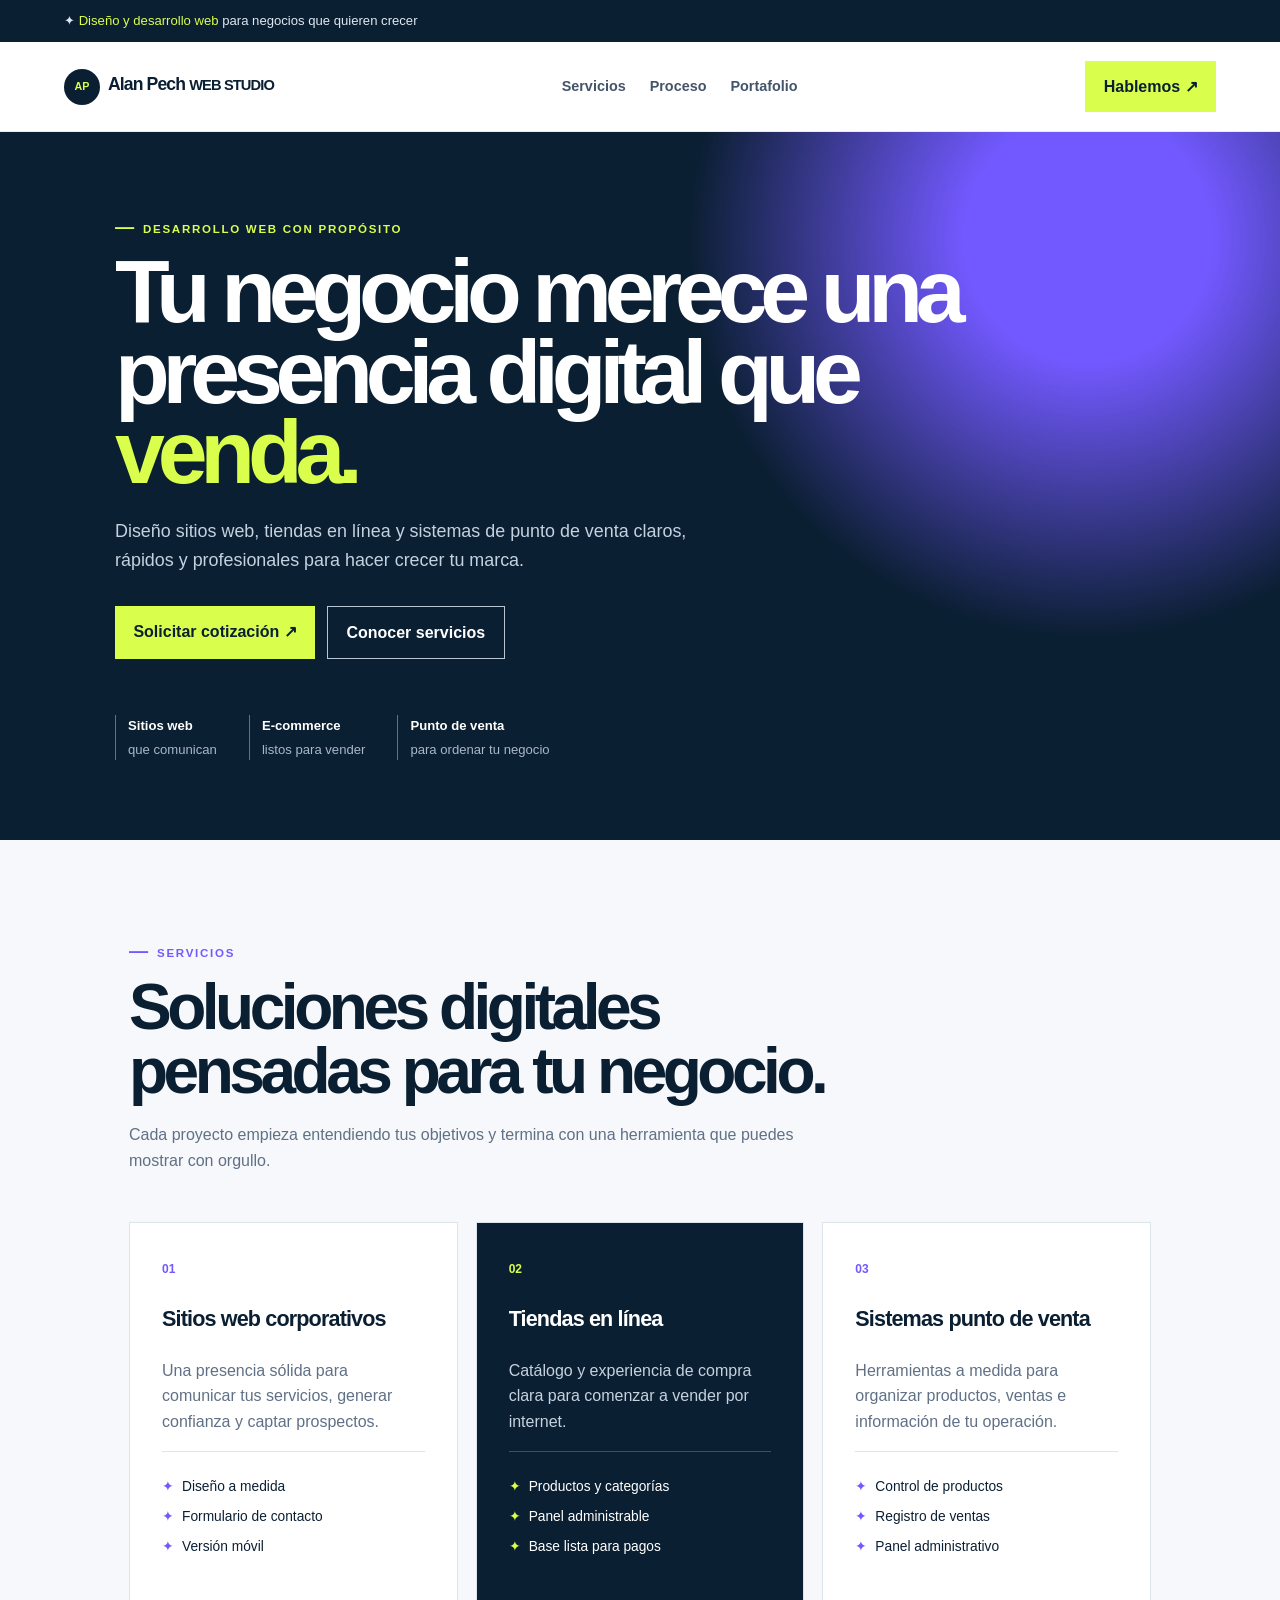
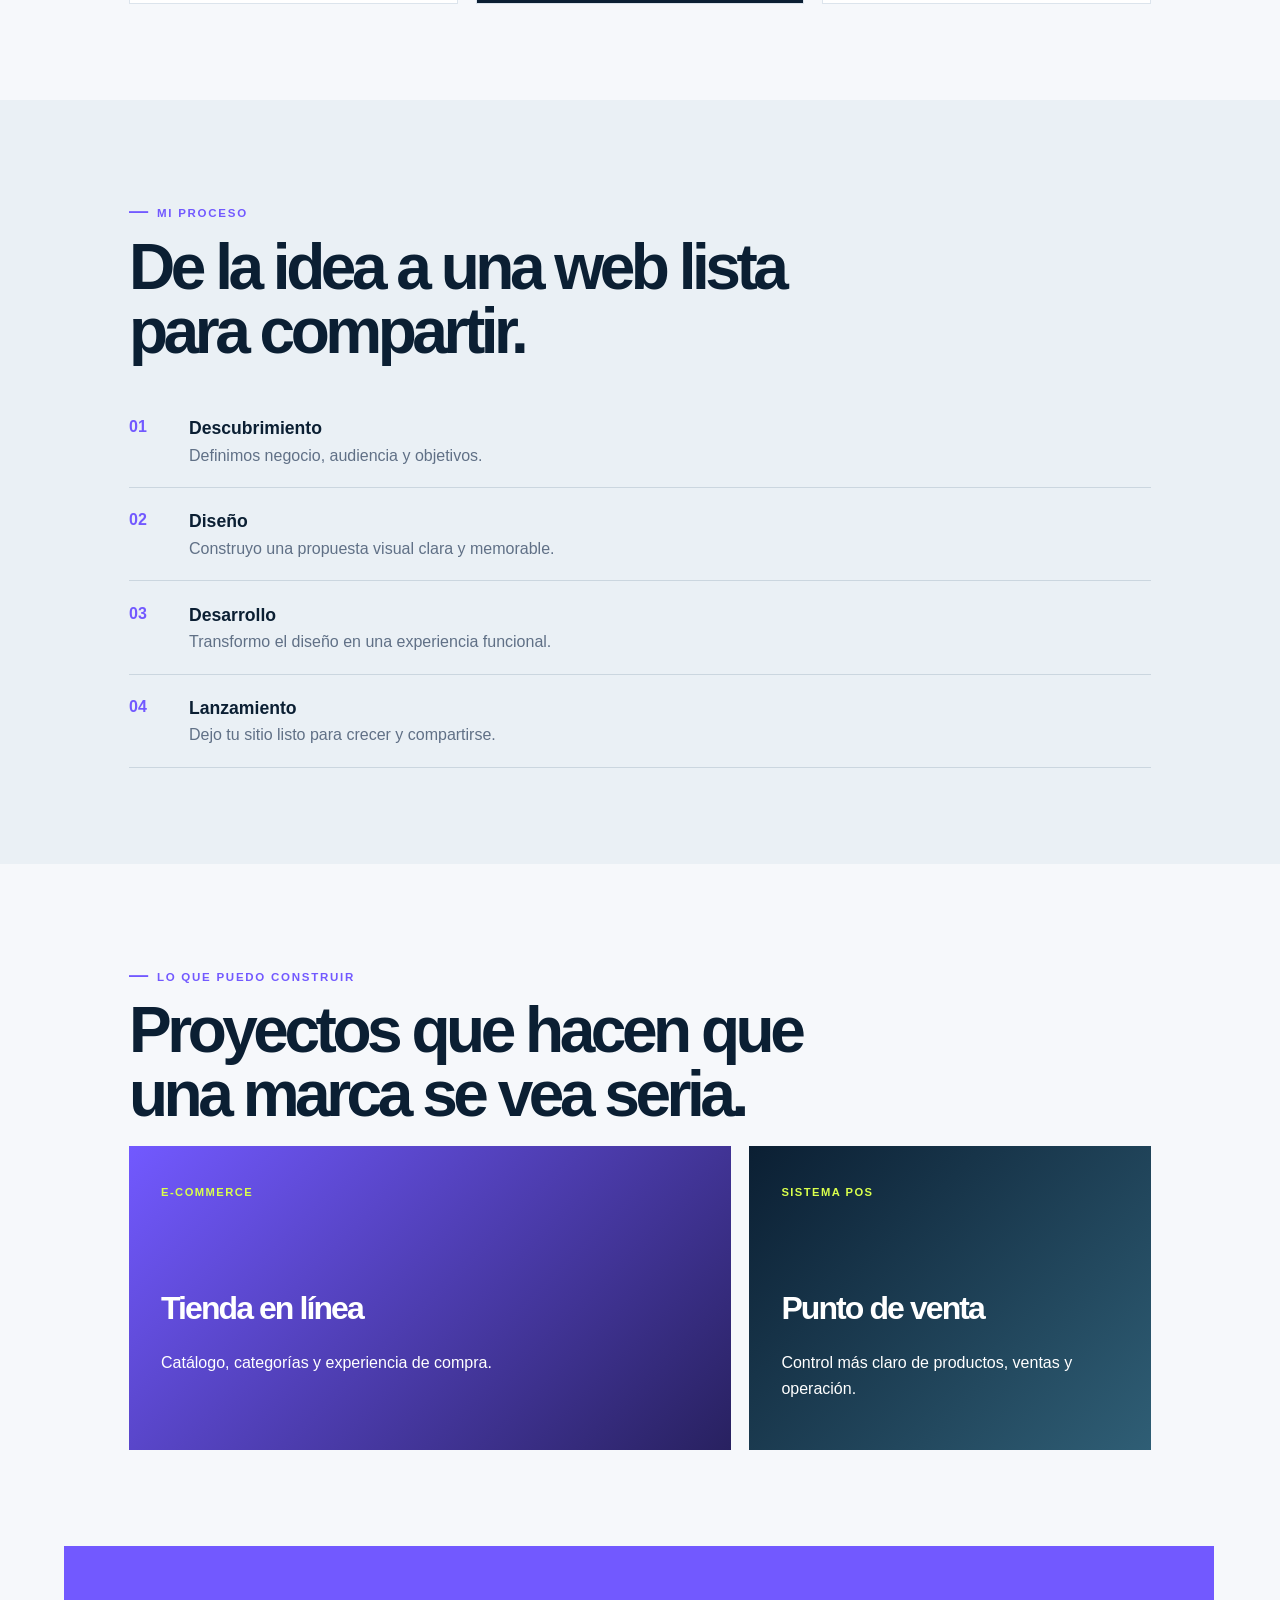
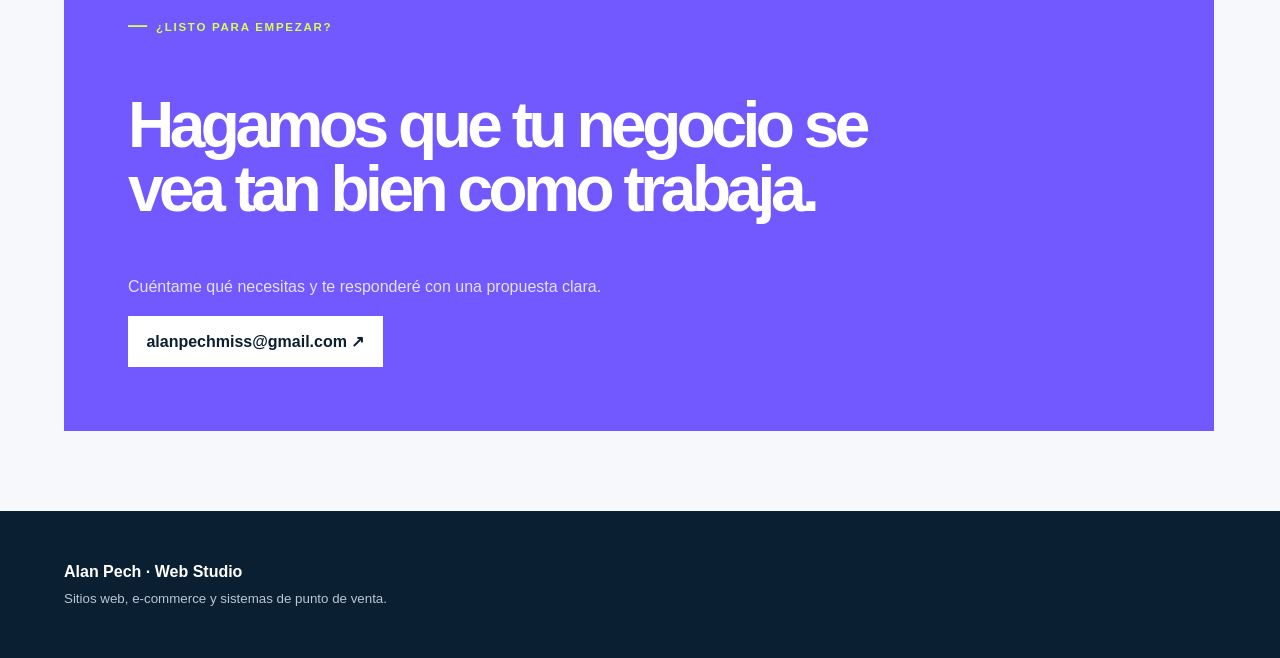
<file: index.html>
<!doctype html>
<html lang="es">
<head>
  <meta charset="utf-8">
  <meta name="viewport" content="width=device-width, initial-scale=1">
  <meta name="description" content="Alan Pech crea sitios web, e-commerce y sistemas de punto de venta para negocios que quieren crecer.">
  <title>Alan Pech | Web Studio</title>
  <style>
    :root{--ink:#0b1f33;--violet:#7259ff;--lime:#d9ff4c;--paper:#f6f8fb;--muted:#607086}*{box-sizing:border-box}html{scroll-behavior:smooth}body{margin:0;background:var(--paper);color:var(--ink);font:16px/1.6 Arial,sans-serif}a{text-decoration:none;color:inherit}.bar{padding:.65rem 5%;background:var(--ink);color:#dfe8f1;font-size:.82rem}.bar span{color:var(--lime)}nav{display:flex;align-items:center;justify-content:space-between;padding:1.2rem 5%;background:#fff;position:sticky;top:0;z-index:4;border-bottom:1px solid #e8edf2}.brand{font-size:1.1rem;font-weight:800;letter-spacing:-.05em}.brand b{display:inline-grid;place-items:center;background:var(--ink);color:var(--lime);width:36px;height:36px;border-radius:50%;font-size:.67rem;letter-spacing:0;margin-right:8px}.navlinks{display:flex;gap:1.5rem;color:#44556a;font-weight:700;font-size:.9rem}.button{display:inline-block;padding:.8rem 1.15rem;background:var(--lime);color:var(--ink);font-weight:800}.hero{min-height:71vh;display:grid;place-items:center;background:radial-gradient(circle at 85% 15%,#7259ff 0 10%,transparent 32%),var(--ink);color:white;padding:5rem 5%;overflow:hidden}.hero-inner{max-width:1050px;width:100%}.eyebrow{color:var(--lime);font-size:.72rem;letter-spacing:.15em;text-transform:uppercase;font-weight:800}.eyebrow:before{content:'— ';font-size:1.2rem}.hero h1{font-size:clamp(3rem,7vw,6.7rem);letter-spacing:-.08em;line-height:.9;max-width:850px;margin:.5rem 0 1.5rem}.hero h1 em{font-style:normal;color:var(--lime)}.hero p{max-width:580px;color:#c4d2df;font-size:1.12rem}.hero-actions{display:flex;gap:12px;flex-wrap:wrap;margin-top:2rem}.hero-actions .button:last-child{background:transparent;border:1px solid #b8c5d2;color:white}.trust{display:flex;gap:2rem;margin-top:3.5rem;font-size:.82rem}.trust div{border-left:1px solid #617284;padding-left:12px}.trust b,.trust span{display:block}.trust span{color:#a9b8c6;margin-top:3px}.section{max-width:1150px;margin:auto;padding:6rem 5%}.heading{max-width:700px}.heading h2{font-size:clamp(2.3rem,5vw,4.3rem);line-height:1;letter-spacing:-.07em;margin:.5rem 0 1.2rem}.muted{color:var(--muted)}.cards{display:grid;grid-template-columns:repeat(3,1fr);gap:18px;margin-top:3rem}.card{background:white;border:1px solid #dce4ec;padding:2rem;min-height:300px}.card.featured{background:var(--ink);color:white}.number{color:var(--violet);font-size:.75rem;font-weight:800}.featured .number{color:var(--lime)}.card h3{font-size:1.35rem;letter-spacing:-.04em}.card p{color:var(--muted)}.featured p{color:#c6d2df}.card ul{list-style:none;padding:1rem 0 0;border-top:1px solid #dce4ec;font-size:.86rem}.featured ul{border-color:#3b5168}.card li{margin:.5rem 0}.card li:before{content:'✦';color:var(--violet);padding-right:8px}.featured li:before{color:var(--lime)}.process{background:#eaf0f5}.steps{counter-reset:step;list-style:none;padding:0;margin:2rem 0 0}.steps li{padding:1.2rem 0;border-bottom:1px solid #cbd6df;display:grid;grid-template-columns:60px 1fr}.steps li:before{counter-increment:step;content:'0' counter(step);color:var(--violet);font-weight:800}.steps b{font-size:1.1rem}.showcase{display:grid;grid-template-columns:1.2fr .8fr;gap:18px}.project{min-height:260px;padding:2rem;color:white;background:linear-gradient(135deg,#7259ff,#282160)}.project:last-child{background:linear-gradient(135deg,#0b1f33,#2f5e75)}.project span{color:var(--lime);font-size:.7rem;font-weight:800;letter-spacing:.13em}.project h3{font-size:2rem;letter-spacing:-.06em;margin:5rem 0 .5rem}.cta{margin:0 5% 5rem;padding:4rem;max-width:1150px;background:var(--violet);color:white}.cta h2{font-size:clamp(2.3rem,5vw,4rem);line-height:1;letter-spacing:-.07em;max-width:750px}.cta p{color:#e5e0ff}.cta .button{background:white}.footer{padding:3rem 5%;background:var(--ink);color:#b8c6d3}.footer b{color:white}@media(max-width:700px){.navlinks{display:none}.cards,.showcase{grid-template-columns:1fr}.hero{padding-top:4rem}.trust{flex-direction:column;gap:10px}.cta{margin:0;padding:3rem 5%}}
  </style>
</head>
<body>
  <div class="bar">✦ <span>Diseño y desarrollo web</span> para negocios que quieren crecer</div>
  <nav><a class="brand" href="#inicio"><b>AP</b>Alan Pech <small>WEB STUDIO</small></a><div class="navlinks"><a href="#servicios">Servicios</a><a href="#proceso">Proceso</a><a href="#portafolio">Portafolio</a></div><a class="button" href="mailto:alanpechmiss@gmail.com?subject=Cotizaci%C3%B3n%20web">Hablemos ↗</a></nav>
  <main>
    <section class="hero" id="inicio"><div class="hero-inner"><div class="eyebrow">Desarrollo web con propósito</div><h1>Tu negocio merece una presencia digital que <em>venda.</em></h1><p>Diseño sitios web, tiendas en línea y sistemas de punto de venta claros, rápidos y profesionales para hacer crecer tu marca.</p><div class="hero-actions"><a class="button" href="mailto:alanpechmiss@gmail.com?subject=Cotizaci%C3%B3n%20web">Solicitar cotización ↗</a><a class="button" href="#servicios">Conocer servicios</a></div><div class="trust"><div><b>Sitios web</b><span>que comunican</span></div><div><b>E-commerce</b><span>listos para vender</span></div><div><b>Punto de venta</b><span>para ordenar tu negocio</span></div></div></div></section>
    <section class="section" id="servicios"><div class="heading"><div class="eyebrow" style="color:#7259ff">Servicios</div><h2>Soluciones digitales pensadas para tu negocio.</h2><p class="muted">Cada proyecto empieza entendiendo tus objetivos y termina con una herramienta que puedes mostrar con orgullo.</p></div><div class="cards"><article class="card"><span class="number">01</span><h3>Sitios web corporativos</h3><p>Una presencia sólida para comunicar tus servicios, generar confianza y captar prospectos.</p><ul><li>Diseño a medida</li><li>Formulario de contacto</li><li>Versión móvil</li></ul></article><article class="card featured"><span class="number">02</span><h3>Tiendas en línea</h3><p>Catálogo y experiencia de compra clara para comenzar a vender por internet.</p><ul><li>Productos y categorías</li><li>Panel administrable</li><li>Base lista para pagos</li></ul></article><article class="card"><span class="number">03</span><h3>Sistemas punto de venta</h3><p>Herramientas a medida para organizar productos, ventas e información de tu operación.</p><ul><li>Control de productos</li><li>Registro de ventas</li><li>Panel administrativo</li></ul></article></div></section>
    <section class="process"><div class="section" id="proceso"><div class="heading"><div class="eyebrow" style="color:#7259ff">Mi proceso</div><h2>De la idea a una web lista para compartir.</h2></div><ol class="steps"><li><div><b>Descubrimiento</b><br><span class="muted">Definimos negocio, audiencia y objetivos.</span></div></li><li><div><b>Diseño</b><br><span class="muted">Construyo una propuesta visual clara y memorable.</span></div></li><li><div><b>Desarrollo</b><br><span class="muted">Transformo el diseño en una experiencia funcional.</span></div></li><li><div><b>Lanzamiento</b><br><span class="muted">Dejo tu sitio listo para crecer y compartirse.</span></div></li></ol></div></section>
    <section class="section" id="portafolio"><div class="heading"><div class="eyebrow" style="color:#7259ff">Lo que puedo construir</div><h2>Proyectos que hacen que una marca se vea seria.</h2></div><div class="showcase"><article class="project"><span>E-COMMERCE</span><h3>Tienda en línea</h3><p>Catálogo, categorías y experiencia de compra.</p></article><article class="project"><span>SISTEMA POS</span><h3>Punto de venta</h3><p>Control más claro de productos, ventas y operación.</p></article></div></section>
    <section class="cta"><div class="eyebrow">¿Listo para empezar?</div><h2>Hagamos que tu negocio se vea tan bien como trabaja.</h2><p>Cuéntame qué necesitas y te responderé con una propuesta clara.</p><a class="button" href="mailto:alanpechmiss@gmail.com?subject=Solicitud%20de%20cotizaci%C3%B3n%20web">alanpechmiss@gmail.com ↗</a></section>
  </main>
  <footer class="footer"><b>Alan Pech · Web Studio</b><br><small>Sitios web, e-commerce y sistemas de punto de venta.</small></footer>
</body>
</html>
</file>
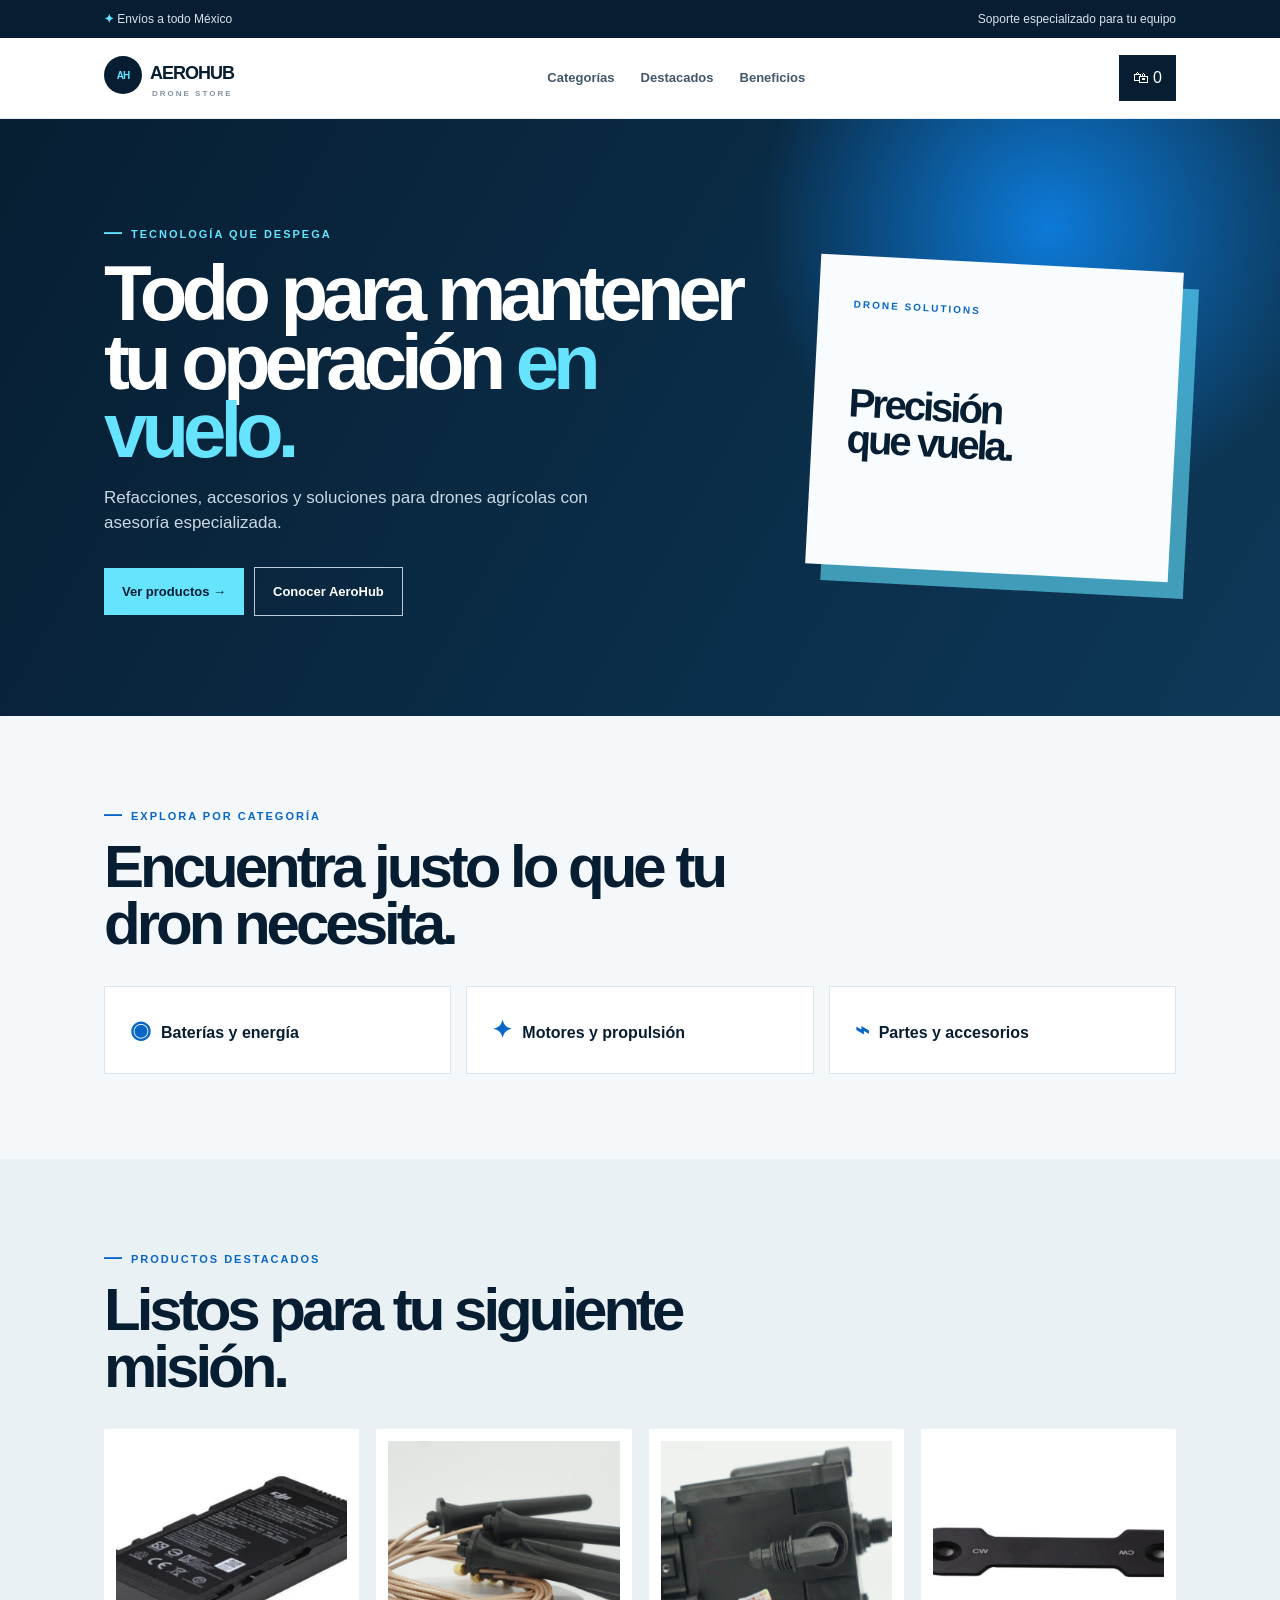
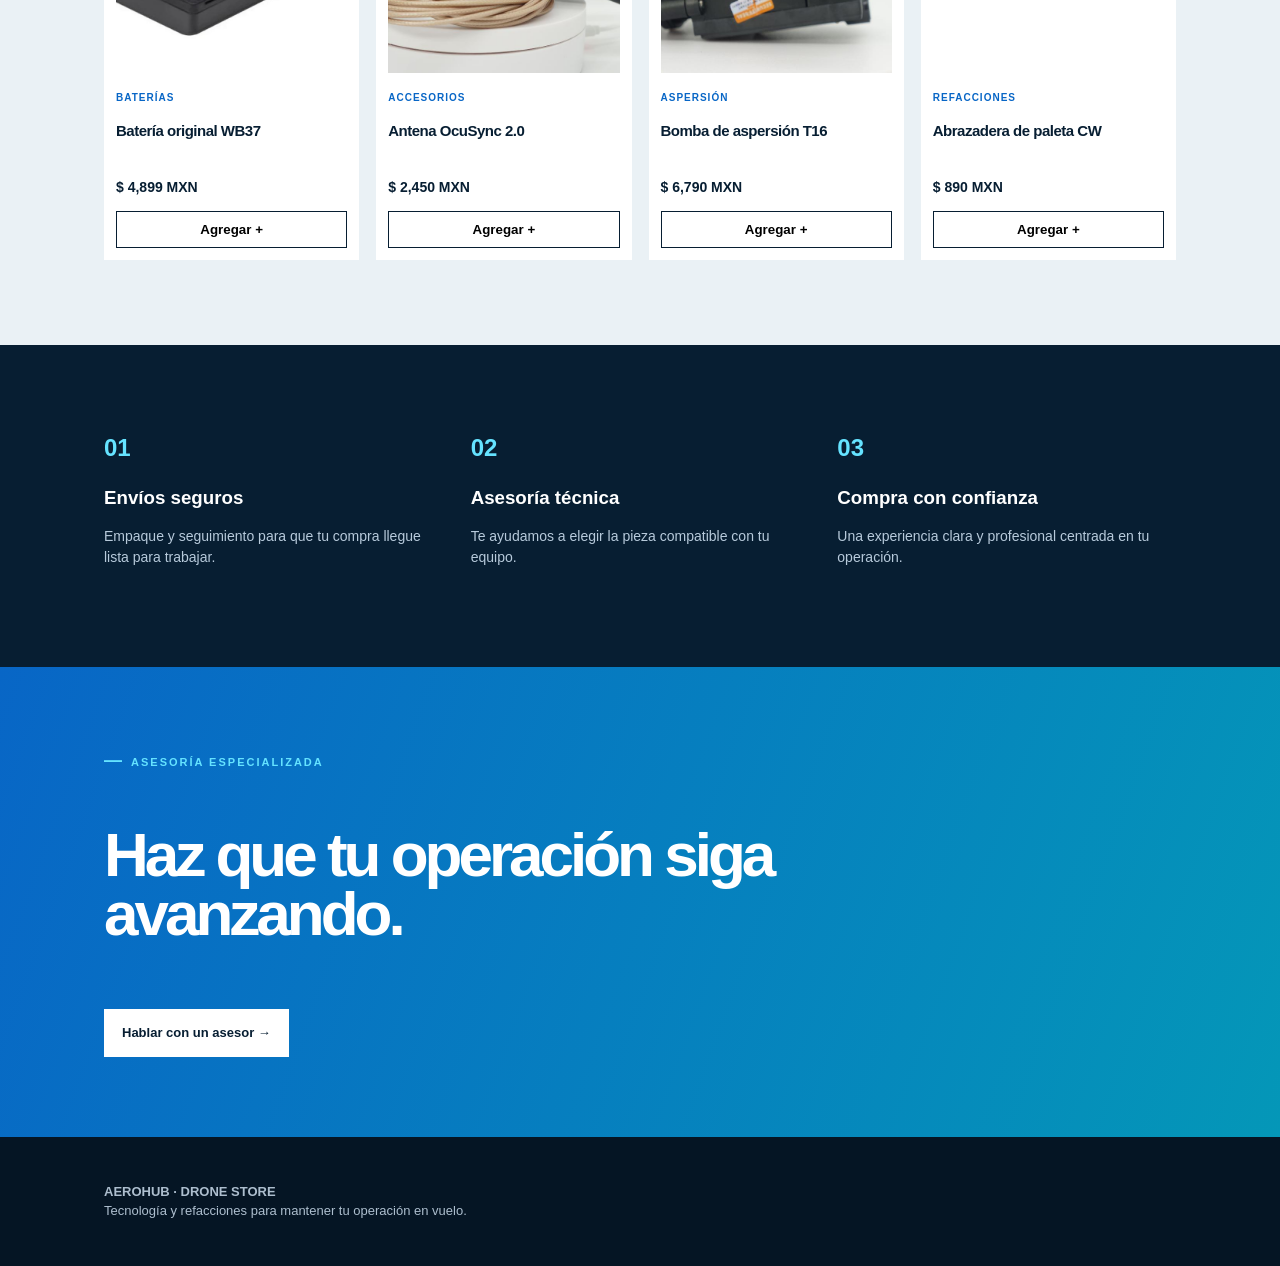
<file: store.html>
<!doctype html>
<html lang="es">
<head>
  <meta charset="utf-8"><meta name="viewport" content="width=device-width, initial-scale=1">
  <meta name="description" content="AeroHub: demo profesional de e-commerce para drones y refacciones.">
  <title>AeroHub | Drone Store</title>
  <style>
    :root{--n:#071e32;--b:#0866c6;--c:#65e3ff;--p:#f5f8fa;--m:#6d7e8f}*{box-sizing:border-box}html{scroll-behavior:smooth}body{margin:0;background:var(--p);color:var(--n);font:16px/1.5 Arial,sans-serif}a{text-decoration:none;color:inherit}.wrap{max-width:1120px;margin:auto;padding:0 24px}.bar{background:var(--n);color:#d7e4ef;padding:10px 0;font-size:12px}.bar .wrap{display:flex;justify-content:space-between}.bar b{color:var(--c)}nav{background:#fff;padding:17px 0;border-bottom:1px solid #e4edf3}.nav{display:flex;align-items:center;justify-content:space-between}.logo{font-weight:900;letter-spacing:-1px;font-size:18px}.logo i{display:inline-grid;place-items:center;width:38px;height:38px;background:var(--n);border-radius:50%;color:var(--c);font-style:normal;font-size:10px;margin-right:8px}.logo small{display:block;margin-left:48px;margin-top:-6px;font-size:8px;color:#8292a1;letter-spacing:2px}.links{display:flex;gap:26px;font-size:13px;font-weight:bold;color:#42576b}.cart{background:var(--n);color:white;padding:11px 14px}.hero{color:white;background:radial-gradient(circle at 82% 18%,#0d7ad8,transparent 25%),linear-gradient(120deg,#071e32,#0d3858);padding:100px 0}.hero .split{display:grid;grid-template-columns:1.3fr .7fr;align-items:center;gap:35px}.tag{color:var(--c);font-size:11px;letter-spacing:2px;font-weight:900}.tag:before{content:'— ';font-size:18px}.hero h1{font-size:clamp(45px,7vw,78px);letter-spacing:-6px;line-height:.88;margin:13px 0 20px}.hero em{font-style:normal;color:var(--c)}.hero p{max-width:540px;color:#cad8e4;font-size:17px}.btn{display:inline-block;background:var(--c);color:var(--n);padding:14px 18px;font-size:13px;font-weight:900;margin:14px 10px 0 0}.btn.outline{background:transparent;color:white;border:1px solid #b9c9d7}.hero-card{background:#f8fcff;color:var(--n);padding:35px;min-height:310px;transform:rotate(3deg);box-shadow:16px 16px 0 rgba(101,227,255,.6)}.hero-card b{display:block;font-size:40px;line-height:.9;letter-spacing:-3px;margin-top:70px}.hero-card span{font-size:10px;color:var(--b);font-weight:900;letter-spacing:2px}.section{padding:85px 0}.heading{max-width:650px}.heading h2{font-size:clamp(35px,5vw,60px);line-height:.95;letter-spacing:-4px;margin:10px 0}.grid{display:grid;grid-template-columns:repeat(3,1fr);gap:15px;margin-top:34px}.cat{background:#fff;padding:25px;border:1px solid #dbe5ec;font-weight:900}.cat strong{color:var(--b);font-size:24px;margin-right:10px}.products{background:#eaf1f5}.product-grid{display:grid;grid-template-columns:repeat(4,1fr);gap:17px;margin-top:34px}.product{background:#fff;padding:12px}.product img{background:#f3f7f9;width:100%;aspect-ratio:1/1;object-fit:cover;mix-blend-mode:multiply}.product p{color:var(--b);font-size:10px;letter-spacing:1px;font-weight:bold}.product h3{font-size:15px;min-height:40px;letter-spacing:-.5px}.product b{font-size:14px}.product button{margin-top:12px;width:100%;background:white;border:1px solid var(--n);padding:10px;font-weight:900}.benefits{background:var(--n);color:white}.benefit-grid{display:grid;grid-template-columns:repeat(3,1fr);gap:28px}.benefit strong{display:block;color:var(--c);font-size:24px}.benefit h3{margin-bottom:5px}.benefit p{color:#b7cadb;font-size:14px}.cta{background:linear-gradient(110deg,#0866c6,#0497b8);color:white;padding:80px 0}.cta h2{font-size:clamp(35px,5vw,62px);letter-spacing:-4px;line-height:.95;max-width:690px}.cta .btn{background:white}.footer{background:#051524;color:#adbece;padding:45px 0;font-size:13px}@media(max-width:750px){.links{display:none}.hero .split,.grid,.product-grid,.benefit-grid{grid-template-columns:1fr}.hero{padding:60px 0}.hero-card{display:none}.bar .wrap{justify-content:center}.bar span:last-child{display:none}.section{padding:60px 0}}
  </style>
</head>
<body>
  <div class="bar"><div class="wrap"><span><b>✦</b> Envíos a todo México</span><span>Soporte especializado para tu equipo</span></div></div>
  <nav><div class="wrap nav"><a class="logo" href="#inicio"><i>AH</i>AEROHUB<small>DRONE STORE</small></a><div class="links"><a href="#categorias">Categorías</a><a href="#productos">Destacados</a><a href="#beneficios">Beneficios</a></div><a class="cart" href="#productos">🛍 0</a></div></nav>
  <main>
    <section class="hero" id="inicio"><div class="wrap split"><div><div class="tag">TECNOLOGÍA QUE DESPEGA</div><h1>Todo para mantener tu operación <em>en vuelo.</em></h1><p>Refacciones, accesorios y soluciones para drones agrícolas con asesoría especializada.</p><a class="btn" href="#productos">Ver productos →</a><a class="btn outline" href="#beneficios">Conocer AeroHub</a></div><div class="hero-card"><span>DRONE SOLUTIONS</span><b>Precisión<br>que vuela.</b></div></div></section>
    <section class="section" id="categorias"><div class="wrap"><div class="heading"><div class="tag" style="color:#0866c6">EXPLORA POR CATEGORÍA</div><h2>Encuentra justo lo que tu dron necesita.</h2></div><div class="grid"><div class="cat"><strong>◉</strong>Baterías y energía</div><div class="cat"><strong>✦</strong>Motores y propulsión</div><div class="cat"><strong>⌁</strong>Partes y accesorios</div></div></div></section>
    <section class="section products" id="productos"><div class="wrap"><div class="heading"><div class="tag" style="color:#0866c6">PRODUCTOS DESTACADOS</div><h2>Listos para tu siguiente misión.</h2></div><div class="product-grid"><article class="product"><img src="web/views/assets/img/products/bateria-original-wb37-para-dron-agras-dji-t16/bateria-original-wb37-para-dron-agras-dji-t16.jpg" alt="Batería WB37"><p>BATERÍAS</p><h3>Batería original WB37</h3><b>$ 4,899 MXN</b><button>Agregar +</button></article><article class="product"><img src="web/views/assets/img/products/antena-ocusync-20-sdr-v2-para-dron-dji-agras-t16/antena-ocusync-20-sdr-v2-para-dron-dji-agras-t16.jpg" alt="Antena OcuSync"><p>ACCESORIOS</p><h3>Antena OcuSync 2.0</h3><b>$ 2,450 MXN</b><button>Agregar +</button></article><article class="product"><img src="web/views/assets/img/products/bomba-del-sistema-de-aspersion-para-dron-dji-agras-t16/bomba-del-sistema-de-aspersion-para-dron-dji-agras-t16.jpg" alt="Bomba de aspersión"><p>ASPERSIÓN</p><h3>Bomba de aspersión T16</h3><b>$ 6,790 MXN</b><button>Agregar +</button></article><article class="product"><img src="web/views/assets/img/products/abrazadera-de-paleta-para-helices-cw-dron-dji-agras-t20/abrazadera-de-paleta-para-helices-cw-dron-dji-agras-t20.jpg" alt="Abrazadera CW"><p>REFACCIONES</p><h3>Abrazadera de paleta CW</h3><b>$ 890 MXN</b><button>Agregar +</button></article></div></div></section>
    <section class="section benefits" id="beneficios"><div class="wrap benefit-grid"><div class="benefit"><strong>01</strong><h3>Envíos seguros</h3><p>Empaque y seguimiento para que tu compra llegue lista para trabajar.</p></div><div class="benefit"><strong>02</strong><h3>Asesoría técnica</h3><p>Te ayudamos a elegir la pieza compatible con tu equipo.</p></div><div class="benefit"><strong>03</strong><h3>Compra con confianza</h3><p>Una experiencia clara y profesional centrada en tu operación.</p></div></div></section>
    <section class="cta"><div class="wrap"><div class="tag">ASESORÍA ESPECIALIZADA</div><h2>Haz que tu operación siga avanzando.</h2><a class="btn" href="mailto:alanpechmiss@gmail.com?subject=Consulta%20AeroHub">Hablar con un asesor →</a></div></section>
  </main>
  <footer class="footer"><div class="wrap"><b>AEROHUB · DRONE STORE</b><br><span>Tecnología y refacciones para mantener tu operación en vuelo.</span></div></footer>
</body>
</html>
</file>
